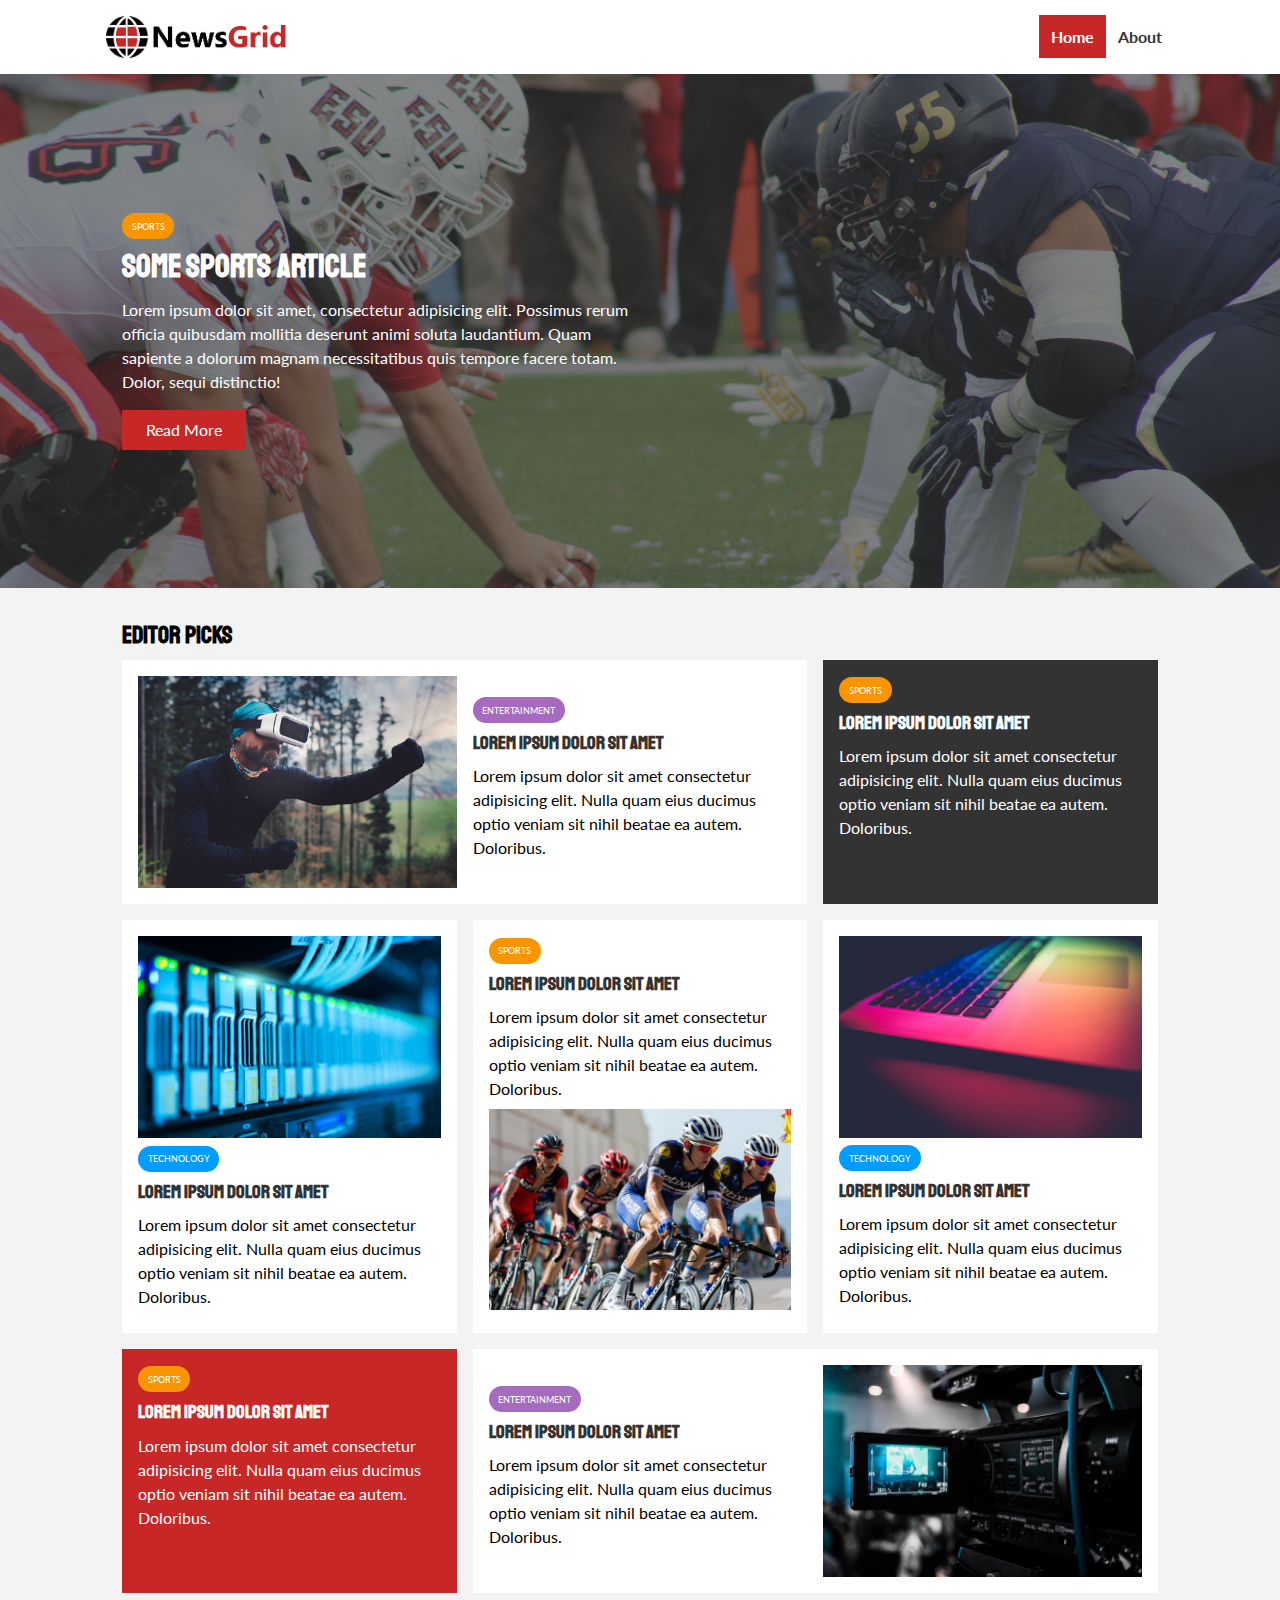
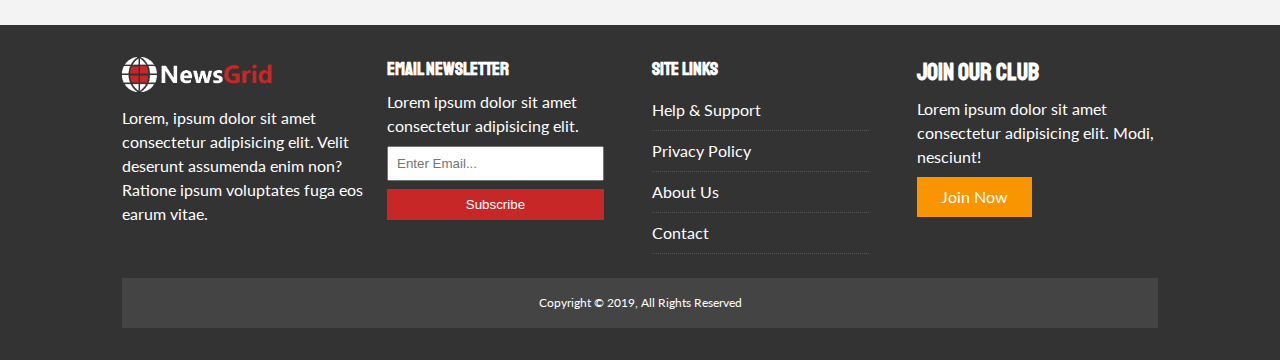
<file: index.html>
<!DOCTYPE html>
<html lang="en">

<head>
    <meta charset="UTF-8">
    <meta name="viewport" content="width=device-width, initial-scale=1.0">
    <link rel="stylesheet" href="https://use.fontawesome.com/releases/v5.6.3/css/all.css"
    integrity="sha384-UHRtZLI+pbxtHCWp1t77Bi1L4ZtiqrqD80Kn4Z8NTSRyMA2Fd33n5dQ8lWUE00s/" crossorigin="anonymous">
    <link href="https://fonts.googleapis.com/css?family=Lato|Staatliches" rel="stylesheet">
    <link rel="stylesheet" href="css/style.css">
    <link rel="stylesheet" media="screen and (max-width:768px)" href="css/mobile.css">
    <link rel="shortcut icon" type="image/x-icon" href="favicon.ico">
    <title>News Grid | Latest News</title>
</head>

<body>
    <div id="main-nav">
        <div class="container">
            <img src="img/logo.png" alt="NewsGrid" class="logo">
            <div class="social">
                <a href="http://facebook.com" target="_blank"><i class="fab fa-facebook fa-2x"></i></a>
                <a href="http://twitter.com" target="_blank"><i class="fab fa-twitter fa-2x"></i></a>
                <a href="http://instagram.com" target="_blank"><i class="fab fa-instagram fa-2x"></i></a>
                <a href="http://youtube.com" target="_blank"><i class="fab fa-youtube fa-2x"></i></a>
            </div>
            <ul>
                <li><a href="index.html" class="current">Home</a></li>
                <li><a href="about.html">About</a></li>
            </ul>
        </div>
    </div>

    <!-- Showcase -->
    <header id="showcase">
        <div class="container">
            <div class="showcase-container">
                <div class="showcase-content">
                    <div class="category category-sports">Sports</div>
                    <h1>Some Sports Article</h1>
                    <p>Lorem ipsum dolor sit amet, consectetur adipisicing elit. Possimus rerum officia quibusdam
                        mollitia deserunt animi soluta laudantium. Quam sapiente a dolorum magnam necessitatibus quis
                        tempore facere totam. Dolor, sequi distinctio!</p>
                    <a href="article.html" class="btn btn-primary">Read More</a>
                </div>
            </div>
        </div>
    </header>

    <!-- Home Articles -->
  <section id="home-articles" class="py-2">
    <div class="container">
        <h2>Editor Picks</h2>
        <div class="articles-container">
          <article class="card">
            <img src="img/articles/ent1.jpg" alt="">
            <div>
              <div class="category category-ent">Entertainment</div>
              <h3>
                <a href="article.html">Lorem ipsum dolor sit amet</a>
              </h3>
              <p>Lorem ipsum dolor sit amet consectetur adipisicing elit. Nulla quam eius ducimus optio veniam sit nihil beatae ea autem. Doloribus.</p>
            </div>
          </article>
          <article class="card bg-dark">
            <div class="category category-sports">Sports</div>
            <h3>
              <a href="article.html">Lorem ipsum dolor sit amet</a>
            </h3>
            <p>Lorem ipsum dolor sit amet consectetur adipisicing elit. Nulla quam eius ducimus optio veniam sit nihil beatae ea autem. Doloribus.</p>
          </article>
          <article class="card">
            <img src="img/articles/tech1.jpg" alt="">
            <div class="category category-tech">Technology</div>
            <h3>
              <a href="article.html">Lorem ipsum dolor sit amet</a>
            </h3>
            <p>Lorem ipsum dolor sit amet consectetur adipisicing elit. Nulla quam eius ducimus optio veniam sit nihil beatae ea autem. Doloribus.</p>
          </article>
          <article class="card">
            <div class="category category-sports">Sports</div>
            <h3>
              <a href="article.html">Lorem ipsum dolor sit amet</a>
            </h3>
            <p>Lorem ipsum dolor sit amet consectetur adipisicing elit. Nulla quam eius ducimus optio veniam sit nihil beatae ea autem. Doloribus.</p>
            <img src="img/articles/sports1.jpg" alt="">
          </article>
          <article class="card">
            <img src="img/articles/tech2.jpg" alt="">
            <div class="category category-tech">Technology</div>
            <h3>
              <a href="article.html">Lorem ipsum dolor sit amet</a>
            </h3>
            <p>Lorem ipsum dolor sit amet consectetur adipisicing elit. Nulla quam eius ducimus optio veniam sit nihil beatae ea autem. Doloribus.</p>
          </article>
          <article class="card bg-primary">
            <div class="category category-sports">Sports</div>
            <h3>
              <a href="article.html">Lorem ipsum dolor sit amet</a>
            </h3>
            <p>Lorem ipsum dolor sit amet consectetur adipisicing elit. Nulla quam eius ducimus optio veniam sit nihil beatae ea autem. Doloribus.</p>
          </article>
          <article class="card">
            <div>
              <div class="category category-ent">Entertainment</div>
              <h3>
                <a href="article.html">Lorem ipsum dolor sit amet</a>
              </h3>
              <p>Lorem ipsum dolor sit amet consectetur adipisicing elit. Nulla quam eius ducimus optio veniam sit nihil beatae ea autem. Doloribus.</p>
            </div>
            <img src="img/articles/ent2.jpg" alt="">
          </article>
        </div>
    </div>
  </section>

  <!-- Footer -->
  <footer id="main-footer" class="py-2">
    <div class="container footer-container">
      <div>
        <img src="img/logo_light.png" alt="NewsGrid">
        <p>Lorem, ipsum dolor sit amet consectetur adipisicing elit. Velit deserunt assumenda enim non? Ratione ipsum voluptates fuga eos earum vitae.</p>
      </div>
      <div>
        <h3>Email Newsletter</h3>
        <p>Lorem ipsum dolor sit amet consectetur adipisicing elit.</p>
        <form name="contact" method="POST" data-netlify="true">
          <input type="email" name="email" placeholder="Enter Email...">
          <input type="submit" value="Subscribe" class="btn btn-primary">
        </form>
      </div>
      <div>
        <h3>Site Links</h3>
        <ul class="list">
          <li><a href="#">Help & Support</a></li>
          <li><a href="#">Privacy Policy</a></li>
          <li><a href="#">About Us</a></li>
          <li><a href="#">Contact</a></li>
        </ul>
      </div>
      <div>
        <h2>Join Our Club</h2>
        <p>Lorem ipsum dolor sit amet consectetur adipisicing elit. Modi, nesciunt!</p>
        <a href="#" class="btn btn-secondary">Join Now</a>
      </div>
      <div>
        <p>
          Copyright &copy; 2019, All Rights Reserved
        </p>
      </div>
    </div>
  </footer>
</body>

</html>
</file>
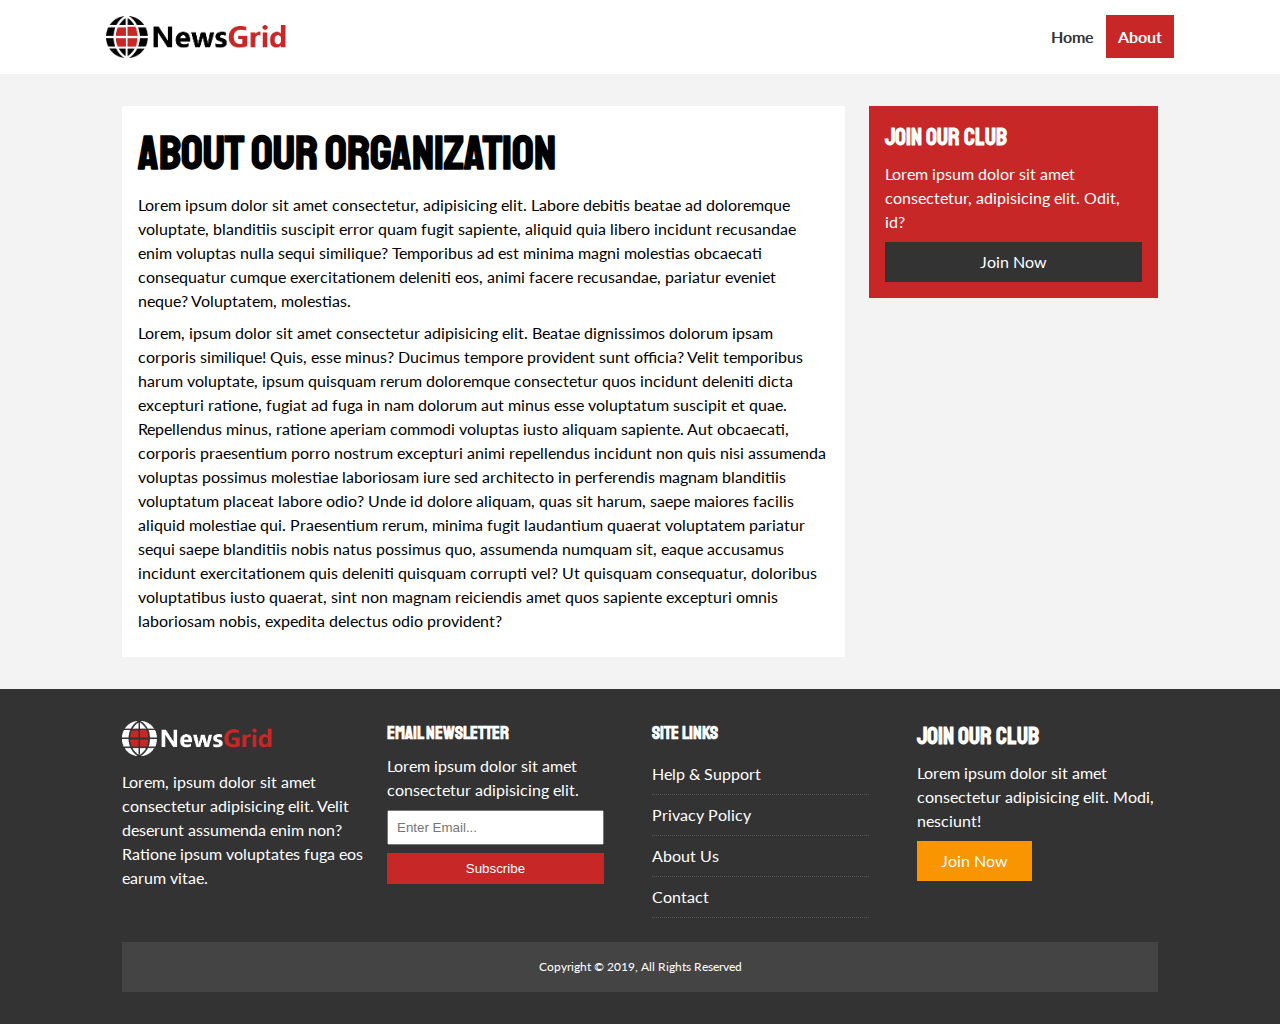
<file: about.html>
<!DOCTYPE html>
<html lang="en">

<head>
    <meta charset="UTF-8">
    <meta name="viewport" content="width=device-width, initial-scale=1.0">
    <link rel="stylesheet" href="https://use.fontawesome.com/releases/v5.6.3/css/all.css"
    integrity="sha384-UHRtZLI+pbxtHCWp1t77Bi1L4ZtiqrqD80Kn4Z8NTSRyMA2Fd33n5dQ8lWUE00s/" crossorigin="anonymous">
    <link href="https://fonts.googleapis.com/css?family=Lato|Staatliches" rel="stylesheet">
    <link rel="stylesheet" href="css/style.css">
    <link rel="stylesheet" media="screen and (max-width:768px)" href="css/mobile.css">
    <link rel="shortcut icon" type="image/x-icon" href="favicon.ico">
    <title>News Grid | About</title>
</head>

<body>
    <div id="main-nav">
        <div class="container">
            <img src="img/logo.png" alt="NewsGrid" class="logo">
            <div class="social">
                <a href="http://facebook.com" target="_blank"><i class="fab fa-facebook fa-2x"></i></a>
                <a href="http://twitter.com" target="_blank"><i class="fab fa-twitter fa-2x"></i></a>
                <a href="http://instagram.com" target="_blank"><i class="fab fa-instagram fa-2x"></i></a>
                <a href="http://youtube.com" target="_blank"><i class="fab fa-youtube fa-2x"></i></a>
            </div>
            <ul>
                <li><a href="index.html">Home</a></li>
                <li><a href="about.html" class="current">About</a></li>
            </ul>
        </div>
    </div>

    <section id="about">
        <div class="container">
          <div class="page-container">
            <article class="card">
              <h1 class="l-heading">About Our Organization</h1>
              <p>Lorem ipsum dolor sit amet consectetur, adipisicing elit. Labore debitis beatae ad doloremque voluptate, blanditiis suscipit error quam fugit sapiente, aliquid quia libero incidunt recusandae enim voluptas nulla sequi similique? Temporibus ad est minima magni molestias obcaecati consequatur cumque exercitationem deleniti eos, animi facere recusandae, pariatur eveniet neque? Voluptatem, molestias.</p>
              <p>Lorem, ipsum dolor sit amet consectetur adipisicing elit. Beatae dignissimos dolorum ipsam corporis similique! Quis, esse minus? Ducimus tempore provident sunt officia? Velit temporibus harum voluptate, ipsum quisquam rerum doloremque consectetur quos incidunt deleniti dicta excepturi ratione, fugiat ad fuga in nam dolorum aut minus esse voluptatum suscipit et quae. Repellendus minus, ratione aperiam commodi voluptas iusto aliquam sapiente. Aut obcaecati, corporis praesentium porro nostrum excepturi animi repellendus incidunt non quis nisi assumenda voluptas possimus molestiae laboriosam iure sed architecto in perferendis magnam blanditiis voluptatum placeat labore odio? Unde id dolore aliquam, quas sit harum, saepe maiores facilis aliquid molestiae qui. Praesentium rerum, minima fugit laudantium quaerat voluptatem pariatur sequi saepe blanditiis nobis natus possimus quo, assumenda numquam sit, eaque accusamus incidunt exercitationem quis deleniti quisquam corrupti vel? Ut quisquam consequatur, doloribus voluptatibus iusto quaerat, sint non magnam reiciendis amet quos sapiente excepturi omnis laboriosam nobis, expedita delectus odio provident?</p>
            </article>
            <aside class="card bg-primary">
              <h2>Join Our Club</h2>
              <p>Lorem ipsum dolor sit amet consectetur, adipisicing elit. Odit, id?</p>
              <a href="#" class="btn btn-dark btn-block">Join Now</a>
            </aside>
          </div>
        </div>
      </section>

  <!-- Footer -->
  <footer id="main-footer" class="py-2">
    <div class="container footer-container">
      <div>
        <img src="img/logo_light.png" alt="NewsGrid">
        <p>Lorem, ipsum dolor sit amet consectetur adipisicing elit. Velit deserunt assumenda enim non? Ratione ipsum voluptates fuga eos earum vitae.</p>
      </div>
      <div>
        <h3>Email Newsletter</h3>
        <p>Lorem ipsum dolor sit amet consectetur adipisicing elit.</p>
        <form name="contact" method="POST" data-netlify="true">
          <input type="email" name="email" placeholder="Enter Email...">
          <input type="submit" value="Subscribe" class="btn btn-primary">
        </form>
      </div>
      <div>
        <h3>Site Links</h3>
        <ul class="list">
          <li><a href="#">Help & Support</a></li>
          <li><a href="#">Privacy Policy</a></li>
          <li><a href="#">About Us</a></li>
          <li><a href="#">Contact</a></li>
        </ul>
      </div>
      <div>
        <h2>Join Our Club</h2>
        <p>Lorem ipsum dolor sit amet consectetur adipisicing elit. Modi, nesciunt!</p>
        <a href="#" class="btn btn-secondary">Join Now</a>
      </div>
      <div>
        <p>
          Copyright &copy; 2019, All Rights Reserved
        </p>
      </div>
    </div>
  </footer>
</body>

</html>
</file>
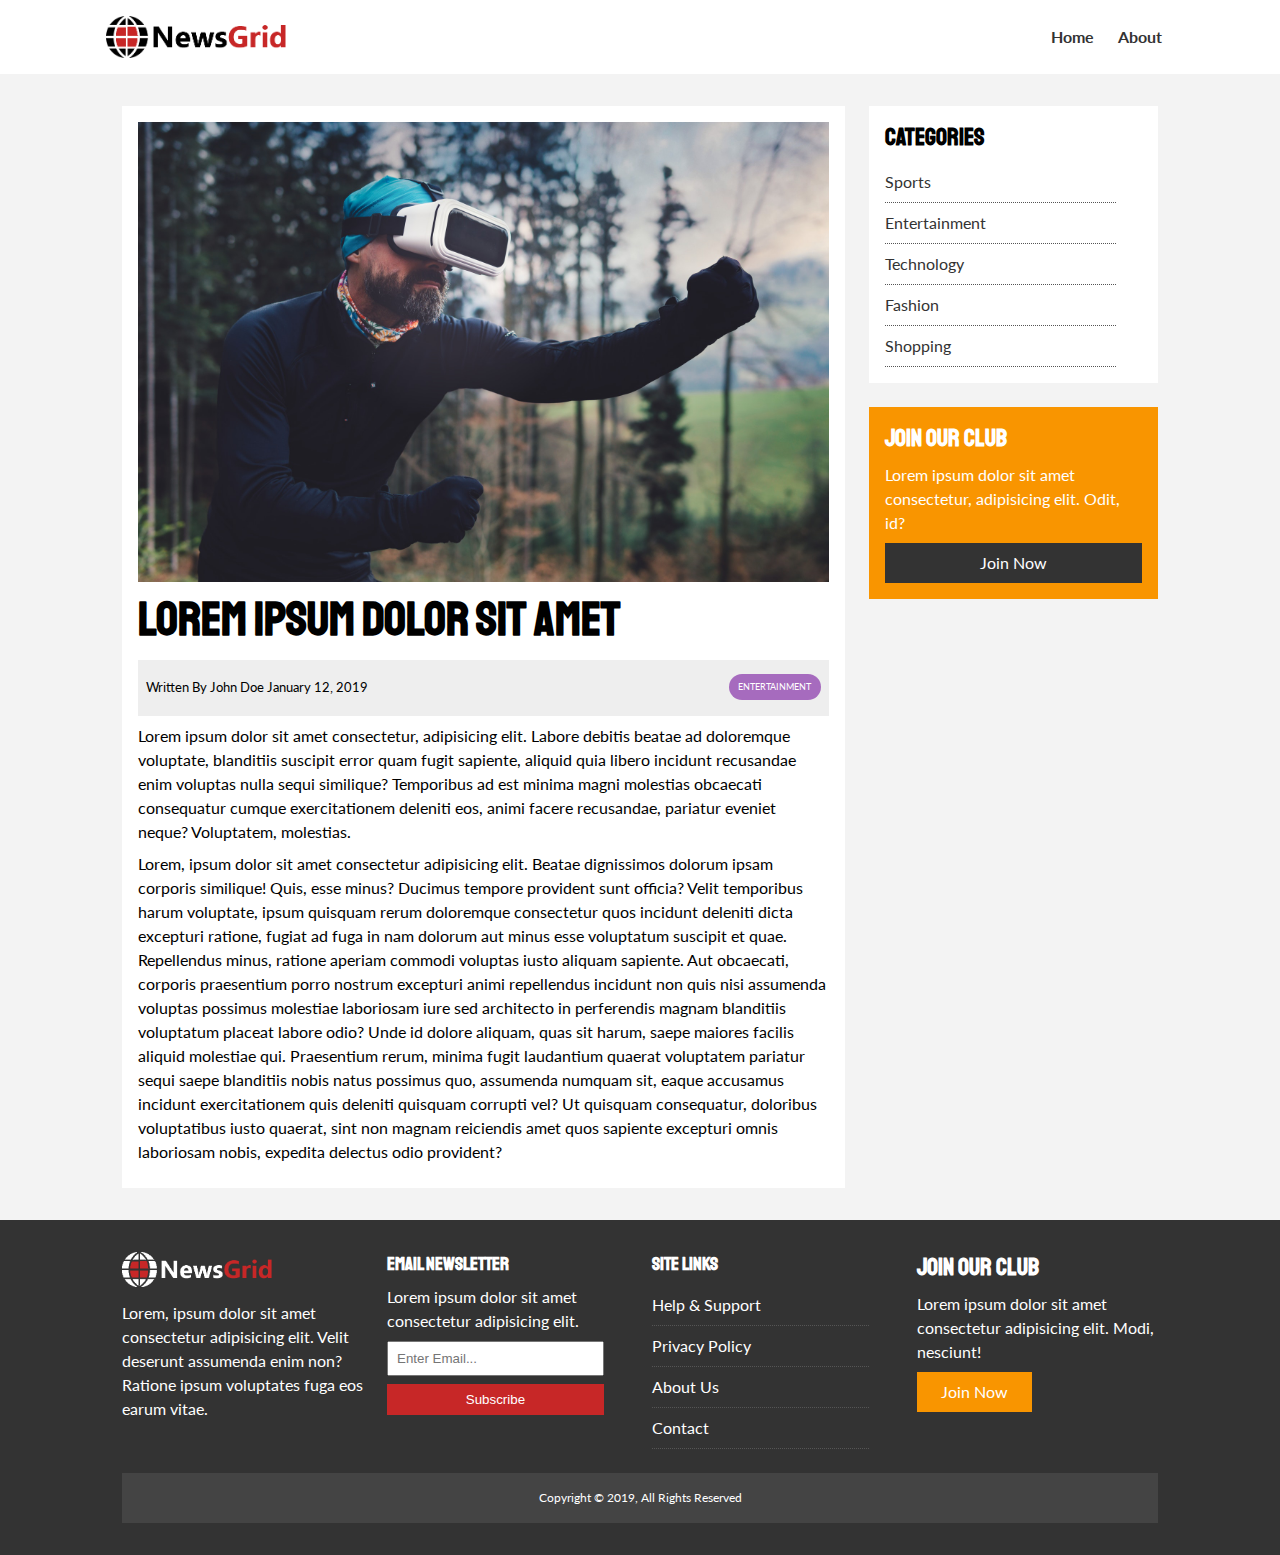
<file: article.html>
<!DOCTYPE html>
<html lang="en">
<head>
  <meta charset="UTF-8">
  <meta name="viewport" content="width=device-width, initial-scale=1.0">
  <meta http-equiv="X-UA-Compatible" content="ie=edge">
  <link rel="stylesheet" href="https://use.fontawesome.com/releases/v5.6.3/css/all.css" integrity="sha384-UHRtZLI+pbxtHCWp1t77Bi1L4ZtiqrqD80Kn4Z8NTSRyMA2Fd33n5dQ8lWUE00s/" crossorigin="anonymous">
  <link href="https://fonts.googleapis.com/css?family=Lato|Staatliches" rel="stylesheet">
  <link rel="stylesheet" href="css/style.css">
  <link rel="stylesheet" media="screen and (max-width: 768px)" href="css/mobile.css">
  <link rel="shortcut icon" type="image/x-icon" href="favicon.ico">
  <title>NewsGrid | Latest News</title>
</head>
<body>
  <nav id="main-nav">
    <div class="container">
      <img src="img/logo.png" alt="NewsGrid" class="logo">
      <div class="social">
        <a href="http://facebook.com" target="_blank"><i class="fab fa-facebook fa-2x"></i></a>
        <a href="http://twitter.com" target="_blank"><i class="fab fa-twitter fa-2x"></i></a>
        <a href="http://instagram.com" target="_blank"><i class="fab fa-instagram fa-2x"></i></a>
        <a href="http://youtube.com" target="_blank"><i class="fab fa-youtube fa-2x"></i></a>
      </div>
      <ul>
        <li><a href="index.html">Home</a></li>
        <li><a href="about.html">About</a></li>
      </ul>
    </div>
  </nav>

  <section id="article">
    <div class="container">
      <div class="page-container">
        <article class="card">
          <img src="img/articles/ent1.jpg" alt="">
          <h1 class="l-heading">Lorem ipsum dolor sit amet</h1>
          <div class="meta">
            <small>
              <i class="fas fa-user"></i> Written By John Doe January 12, 2019
            </small>
            <div class="category category-ent">Entertainment</div>
          </div>
          <p>Lorem ipsum dolor sit amet consectetur, adipisicing elit. Labore debitis beatae ad doloremque voluptate, blanditiis suscipit error quam fugit sapiente, aliquid quia libero incidunt recusandae enim voluptas nulla sequi similique? Temporibus ad est minima magni molestias obcaecati consequatur cumque exercitationem deleniti eos, animi facere recusandae, pariatur eveniet neque? Voluptatem, molestias.</p>
          <p>Lorem, ipsum dolor sit amet consectetur adipisicing elit. Beatae dignissimos dolorum ipsam corporis similique! Quis, esse minus? Ducimus tempore provident sunt officia? Velit temporibus harum voluptate, ipsum quisquam rerum doloremque consectetur quos incidunt deleniti dicta excepturi ratione, fugiat ad fuga in nam dolorum aut minus esse voluptatum suscipit et quae. Repellendus minus, ratione aperiam commodi voluptas iusto aliquam sapiente. Aut obcaecati, corporis praesentium porro nostrum excepturi animi repellendus incidunt non quis nisi assumenda voluptas possimus molestiae laboriosam iure sed architecto in perferendis magnam blanditiis voluptatum placeat labore odio? Unde id dolore aliquam, quas sit harum, saepe maiores facilis aliquid molestiae qui. Praesentium rerum, minima fugit laudantium quaerat voluptatem pariatur sequi saepe blanditiis nobis natus possimus quo, assumenda numquam sit, eaque accusamus incidunt exercitationem quis deleniti quisquam corrupti vel? Ut quisquam consequatur, doloribus voluptatibus iusto quaerat, sint non magnam reiciendis amet quos sapiente excepturi omnis laboriosam nobis, expedita delectus odio provident?</p>
        </article>

        <aside id="categories" class="card">
          <h2>Categories</h2>
          <ul class="list">
            <li><a href="#"><i class="fas fa-chevron-right"></i> Sports</a></li>
            <li><a href="#"><i class="fas fa-chevron-right"></i> Entertainment</a></li>
            <li><a href="#"><i class="fas fa-chevron-right"></i> Technology</a></li>
            <li><a href="#"><i class="fas fa-chevron-right"></i> Fashion</a></li>
            <li><a href="#"><i class="fas fa-chevron-right"></i> Shopping</a></li>
          </ul>
        </aside>

        <aside class="card bg-secondary">
          <h2>Join Our Club</h2>
          <p>Lorem ipsum dolor sit amet consectetur, adipisicing elit. Odit, id?</p>
          <a href="#" class="btn btn-dark btn-block">Join Now</a>
        </aside>
      </div>
    </div>
  </section>

  <!-- Footer -->
  <footer id="main-footer" class="py-2">
    <div class="container footer-container">
      <div>
        <img src="img/logo_light.png" alt="NewsGrid">
        <p>Lorem, ipsum dolor sit amet consectetur adipisicing elit. Velit deserunt assumenda enim non? Ratione ipsum voluptates fuga eos earum vitae.</p>
      </div>
      <div>
        <h3>Email Newsletter</h3>
        <p>Lorem ipsum dolor sit amet consectetur adipisicing elit.</p>
        <form name="contact" method="POST" data-netlify="true">
          <input type="email" name="email" placeholder="Enter Email...">
          <input type="submit" value="Subscribe" class="btn btn-primary">
        </form>
      </div>
      <div>
        <h3>Site Links</h3>
        <ul class="list">
          <li><a href="#">Help & Support</a></li>
          <li><a href="#">Privacy Policy</a></li>
          <li><a href="#">About Us</a></li>
          <li><a href="#">Contact</a></li>
        </ul>
      </div>
      <div>
        <h2>Join Our Club</h2>
        <p>Lorem ipsum dolor sit amet consectetur adipisicing elit. Modi, nesciunt!</p>
        <a href="#" class="btn btn-secondary">Join Now</a>
      </div>
      <div>
        <p>
          Copyright &copy; 2019, All Rights Reserved
        </p>
      </div>
    </div>
  </footer>

</body>
</html>
</file>
<file: css/style.css>
:root {
    --primary-color: #c72727;
    --secondary-color: #f99500;
    --light-color: #f3f3f3;
    --dark-color: #333;
    --max-width: 1100px;
}

.category {
    --sports-color: #f99500;
    --ent-color: #a66bbe;
    --tech-color: #009cff;
}

* {
    margin: 0;
    padding: 0;
    box-sizing: border-box;
}

body {
    font-family: 'Lato', sans-serif;
    line-height: 1.5;
    background: var(--light-color);
}

a {
    color: #333;
    text-decoration: none;
}

ul {
    list-style: none;
}

p {
    margin: .5rem 0;
}

img {
    width: 100%;
}

h1,
h2,
h3,
h4,
h5,
h6 {
    font-family: 'Staatliches', cursive;
    margin-bottom: .55rem;
    line-height: 1.3;
}

/* Utility */
.container {
    max-width: var(--max-width);
    margin: auto;
    padding: 0 2rem;
    overflow: hidden;
}

.category {
    display: inline-block;
    color: #fff;
    font-size: 0.55rem;
    text-transform: uppercase;
    padding: 0.4rem 0.6rem;
    border-radius: 15px;
    margin-bottom: 0.5rem;
}

.category-sports {
    background: var(--sports-color)
}

.category-ent {
    background: var(--ent-color)
}

.category-tech {
    background: var(--tech-color)
}

.btn {
    display: inline-block;
    border: none;
    background: var(--dark-color);
    color: #fff;
    padding: 0.5rem 1.5rem;
}

.btn-light {
    background: var(--light-color)
}

.btn-primary {
    background: var(--primary-color)
}

.btn-secondary {
    background: var(--secondary-color)
}

.btn-block {
    display: block;
    width: 100%;
    text-align: center;
}

.btn:hover {
    opacity: 0.9;
}

.card {
    background: #fff;
    padding: 1rem;
}

.bg-dark {
    background: var(--dark-color);
    color: #fff;
}

.bg-primary {
    background: var(--primary-color);
    color: #fff;
}

.bg-secondary {
    background: var(--secondary-color);
    color: #fff;
}

.bg-dark h1,
.bg-dark h2,
.bg-dark h3,
.bg-dark a,
.bg-primary h1,
.bg-primary h2,
.bg-primary h3,
.bg-primary a,
.bg-secondary h1,
.bg-secondary h2,
.bg-secondary h3,
.bg-secondary a {
  color: #fff;
}

.py-1 { padding: 1.5rem 0 }
.py-2 { padding: 2rem 0 }
.py-3 { padding: 3rem 0 }
.p-1 { padding: 1.5rem }
.p-2 { padding: 2rem }
.p-3 { padding: 3rem }

.l-heading {
    font-size: 3rem;
}

.list li {
    padding: .5rem 0;
    border-bottom: #555 dotted 1px;
    width: 90%;
}
  
.list li a:hover {
    color: var(--primary-color) !important;
}

/* Inner Page Grid Container */
.page-container {
    display: grid;
    grid-template-columns: 5fr 2fr;
    margin: 2rem 0;
    grid-gap: 1.5rem;
}

.page-container *:first-child {
    grid-row: 1 / span 3;
}

/* Navigation */
#main-nav {
    background: #fff;
    position: sticky;
    top: 0;
    z-index: 2;
}

#main-nav .container {
    display: grid;
    grid-template-columns: 6fr 3fr 2fr;
    padding: 1rem;
    align-items: center;
}

#main-nav .logo {
    width: 180px;
}

#main-nav ul {
    justify-self: end;
    display: flex;
}

#main-nav ul li a {
    padding: 0.75rem;
    font-weight: bold;
}

#main-nav ul li a.current {
    background: var(--primary-color);
    color: #fff;
}

#main-nav ul li a:hover {
    background: var(--light-color);
    color: var(--dark-color);
}

#main-nav .social {
    justify-self: center;
}

#main-nav .social i {
    color: #777;
    margin-right: .5rem;
}

/* Showcase */
#showcase {
    color: #fff;
    background: #333;
    padding: 2rem;
    position: relative;
}

#showcase::before {
    content: '';
    background: url('../img/featured.jpg') no-repeat center center/cover;
    position: absolute;
    left: 0;
    top: 0;
    width: 100%;
    height: 100%;
    opacity: 0.4;
}

#showcase .showcase-container {
    display: grid;
    grid-template-columns: repeat(2, 1fr);
    justify-content: center;
    align-items: center;
    height: 50vh;
}

#showcase .showcase-content {
    z-index: 1;
}

#showcase .showcase-content p {
    margin-bottom: 1rem;
}

/* Home Articles */
#home-articles .articles-container {
    display: grid;
    grid-template-columns: repeat(3, 1fr);
    grid-gap: 1rem;
} 

#home-articles .articles-container>*:first-child,
#home-articles .articles-container>*:last-child {
    display: grid;
    grid-template-columns: repeat(2, 1fr);
    grid-gap: 1rem;
    align-items: center;
    grid-column: 1 / span 2;
}

#home-articles .articles-container>*:last-child {
    grid-column: 2 / span 2;
}

#article .meta {
    display: flex;
    justify-content: space-between;
    background: #eee;
    align-items: center;
    padding: 0.5rem;
}
#article .meta .category {
    margin-top: 0.4rem;
}

/* Footer */
#main-footer {
    background: var(--dark-color);
    color: #fff;
}

#main-footer img {
    width: 150px;
}

#main-footer a {
    color: #fff;
}

#main-footer .footer-container {
    display: grid;
    grid-template-columns: repeat(4, 1fr);
    grid-gap: 1.5rem;
}

#main-footer .footer-container > *:last-child {
    background: #444;
    grid-column: 1 / span 4;
    padding: 0.5rem;
    text-align: center;
    font-size: 0.75rem;
}

#main-footer .footer-container input[type='email'] {
    width: 90%;
    padding: 0.5rem;
    margin-bottom: 0.5rem;
}
  
#main-footer .footer-container input[type='submit'] {
    width: 90%;
}
</file>
<file: css/mobile.css>
/* Navigation */
#main-nav .social{
    display: none;
}

#main-nav .container {
    grid-template-columns: 1fr;
    grid-gap: 1.2rem;
}

#main-nav ul,
#main-nav .logo {
    justify-self: center;
}

#main-nav ul li a {
    padding: 0.50rem;
}

#home-articles .articles-container {
    grid-template-columns: repeat(2, 1fr);
}
#home-articles .articles-container>*:first-child,
#home-articles .articles-container>*:last-child {
    grid-template-columns: 1fr;
    grid-column: 1;
}

@media(max-width: 600px) {
    /* Stack Grid Items */
    #showcase .showcase-container,
    #home-articles .articles-container,
    #main-footer .footer-container {
        grid-template-columns: 1fr;
    }
    #main-footer .footer-container > *:last-child {
        grid-column: 1;
    }
    #main-footer .footer-container > *:first-child,
    #main-footer .footer-container > *:nth-child(2) {
        border-bottom: #444 dotted 1px;
        padding-bottom: 1rem;
    }

    .page-container {
        grid-template-columns: 1fr;
        text-align: center;
    }
    .page-container *:first-child {
        grid-row: 1;
    }
    .l-heading {
        font-size: 2rem;
    }
}
</file>
